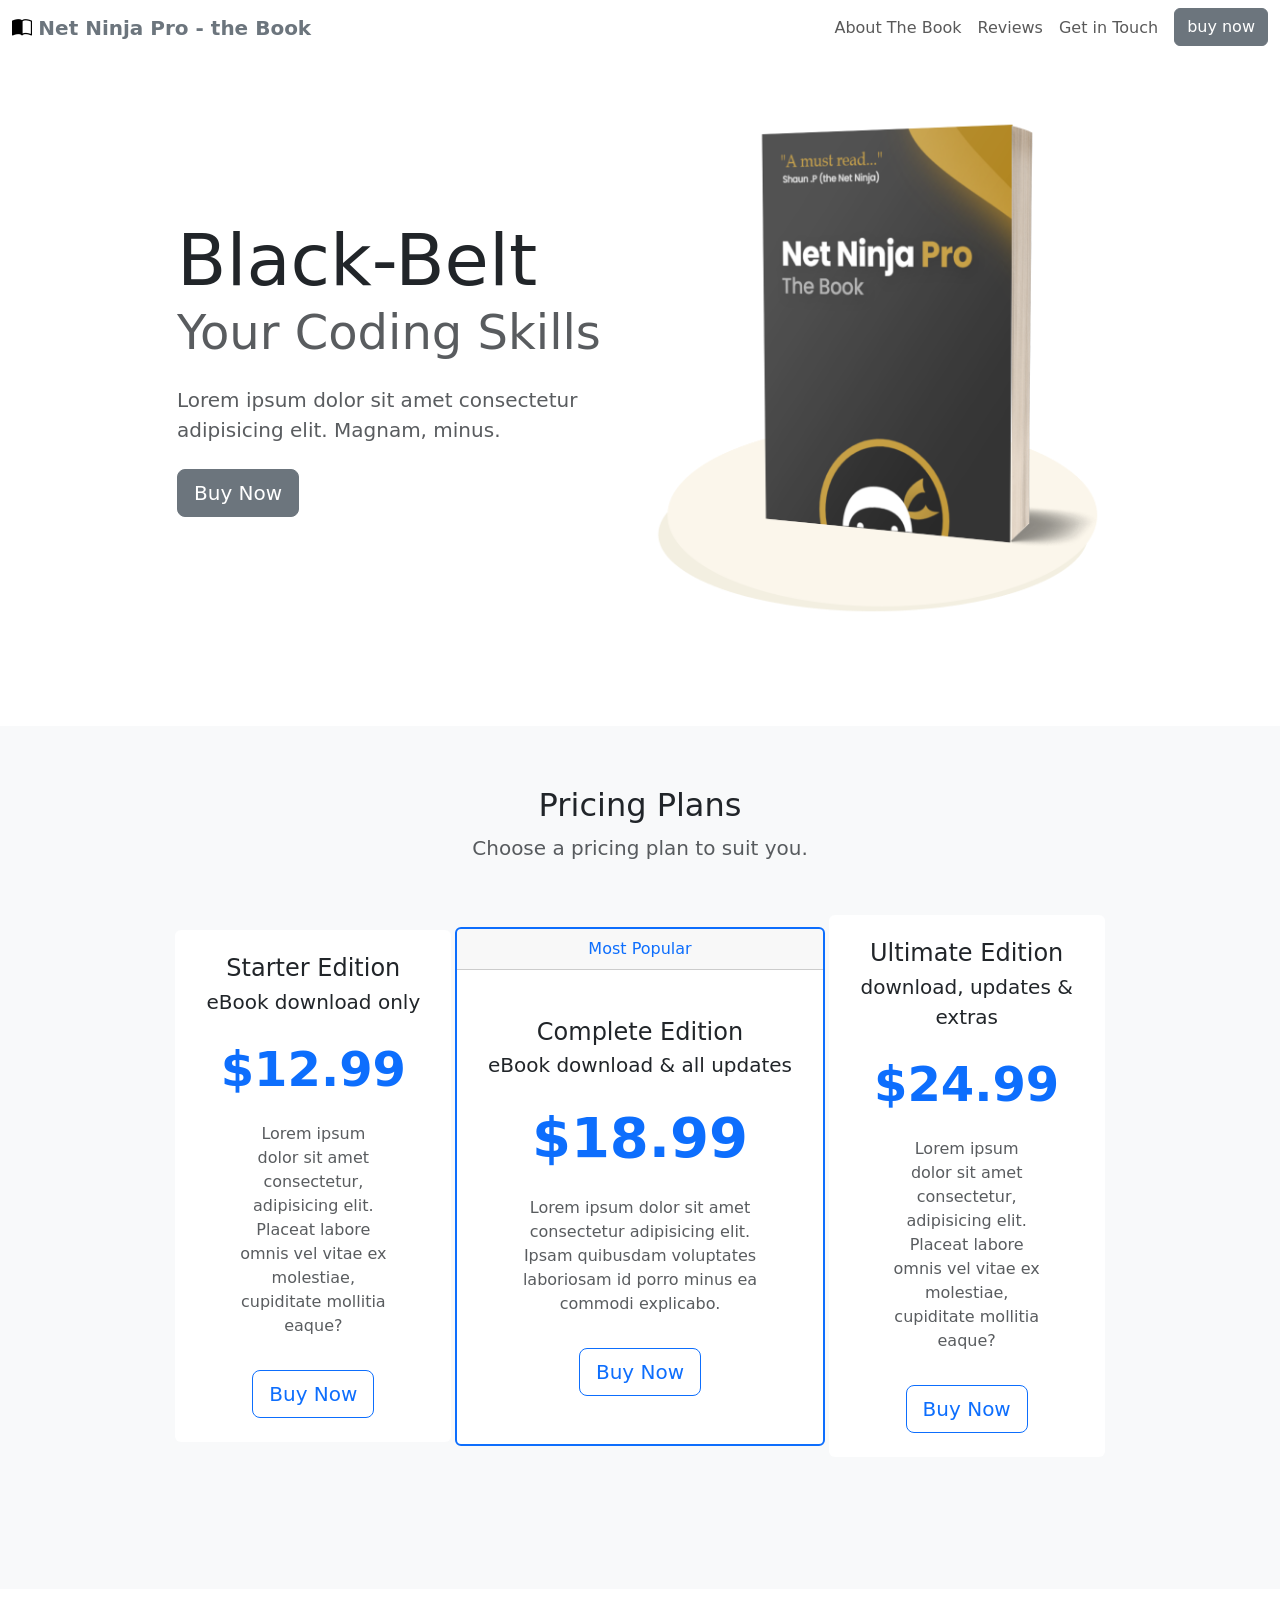
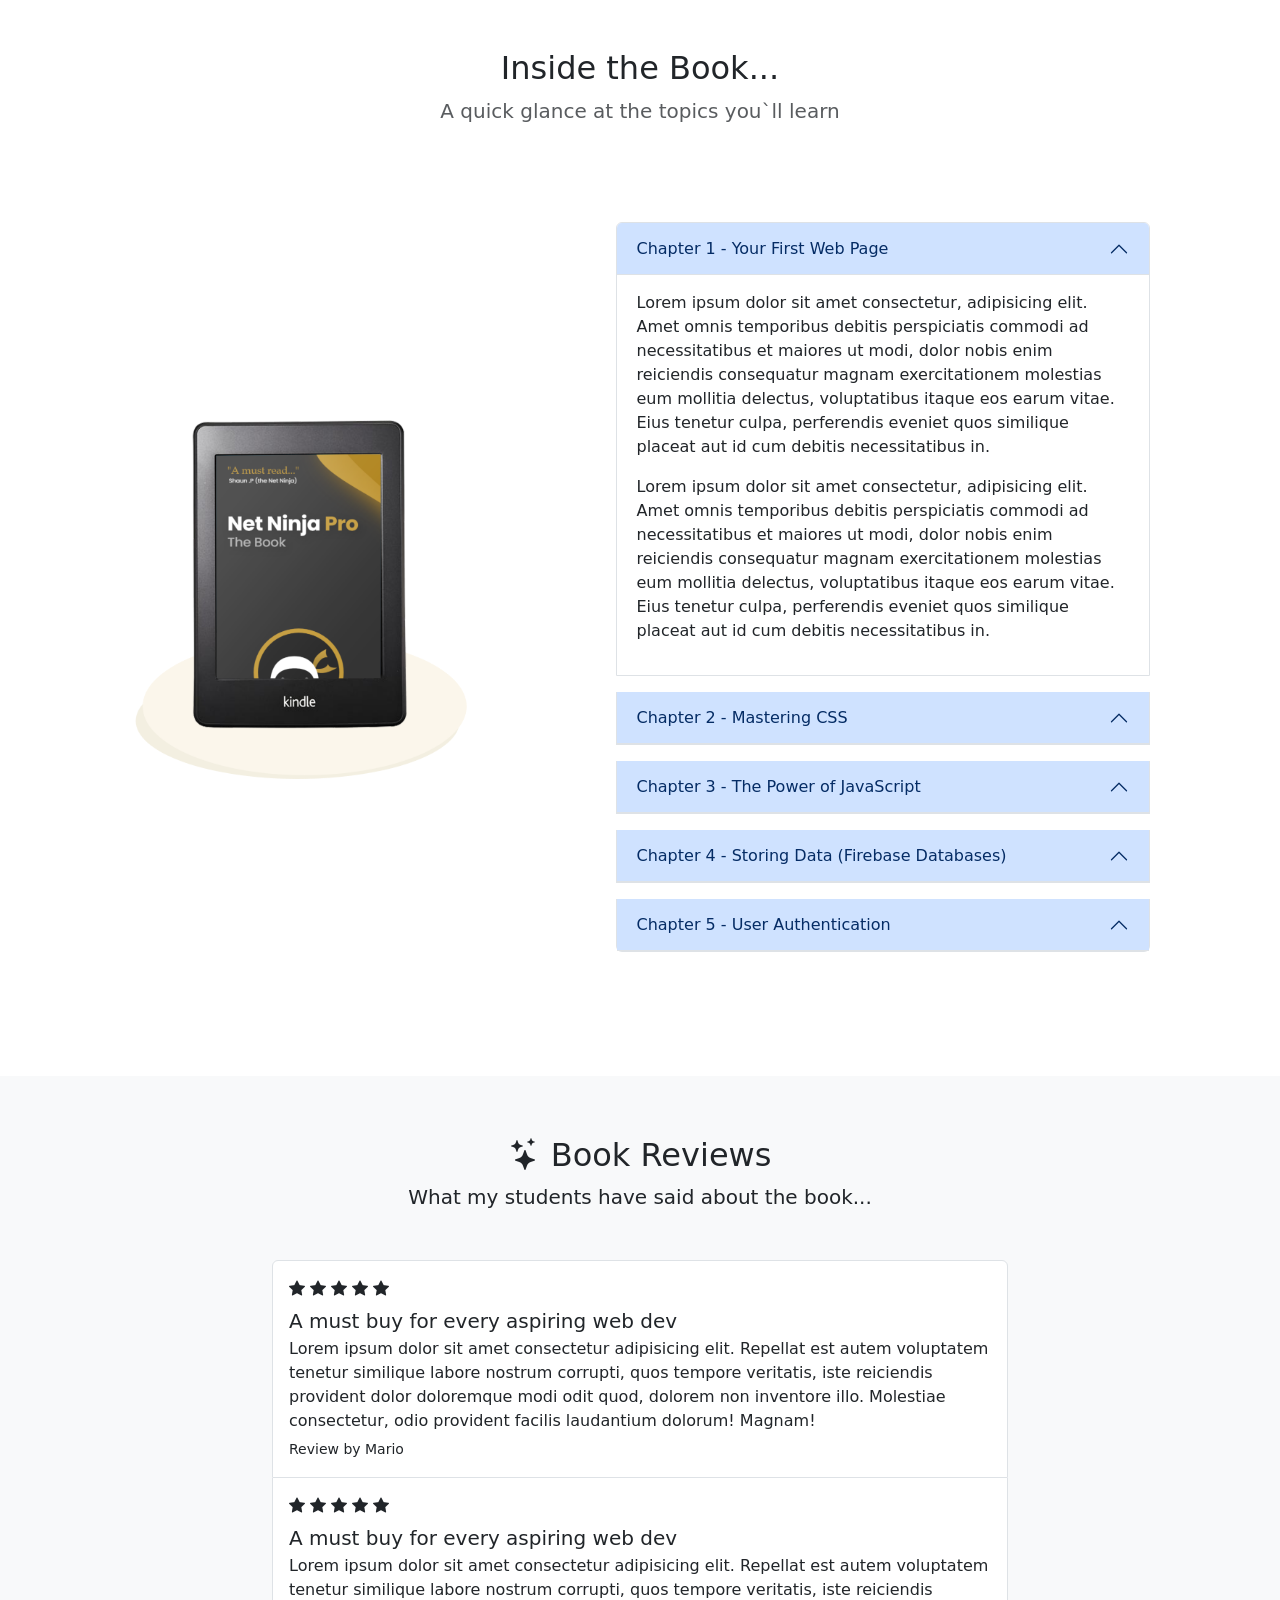
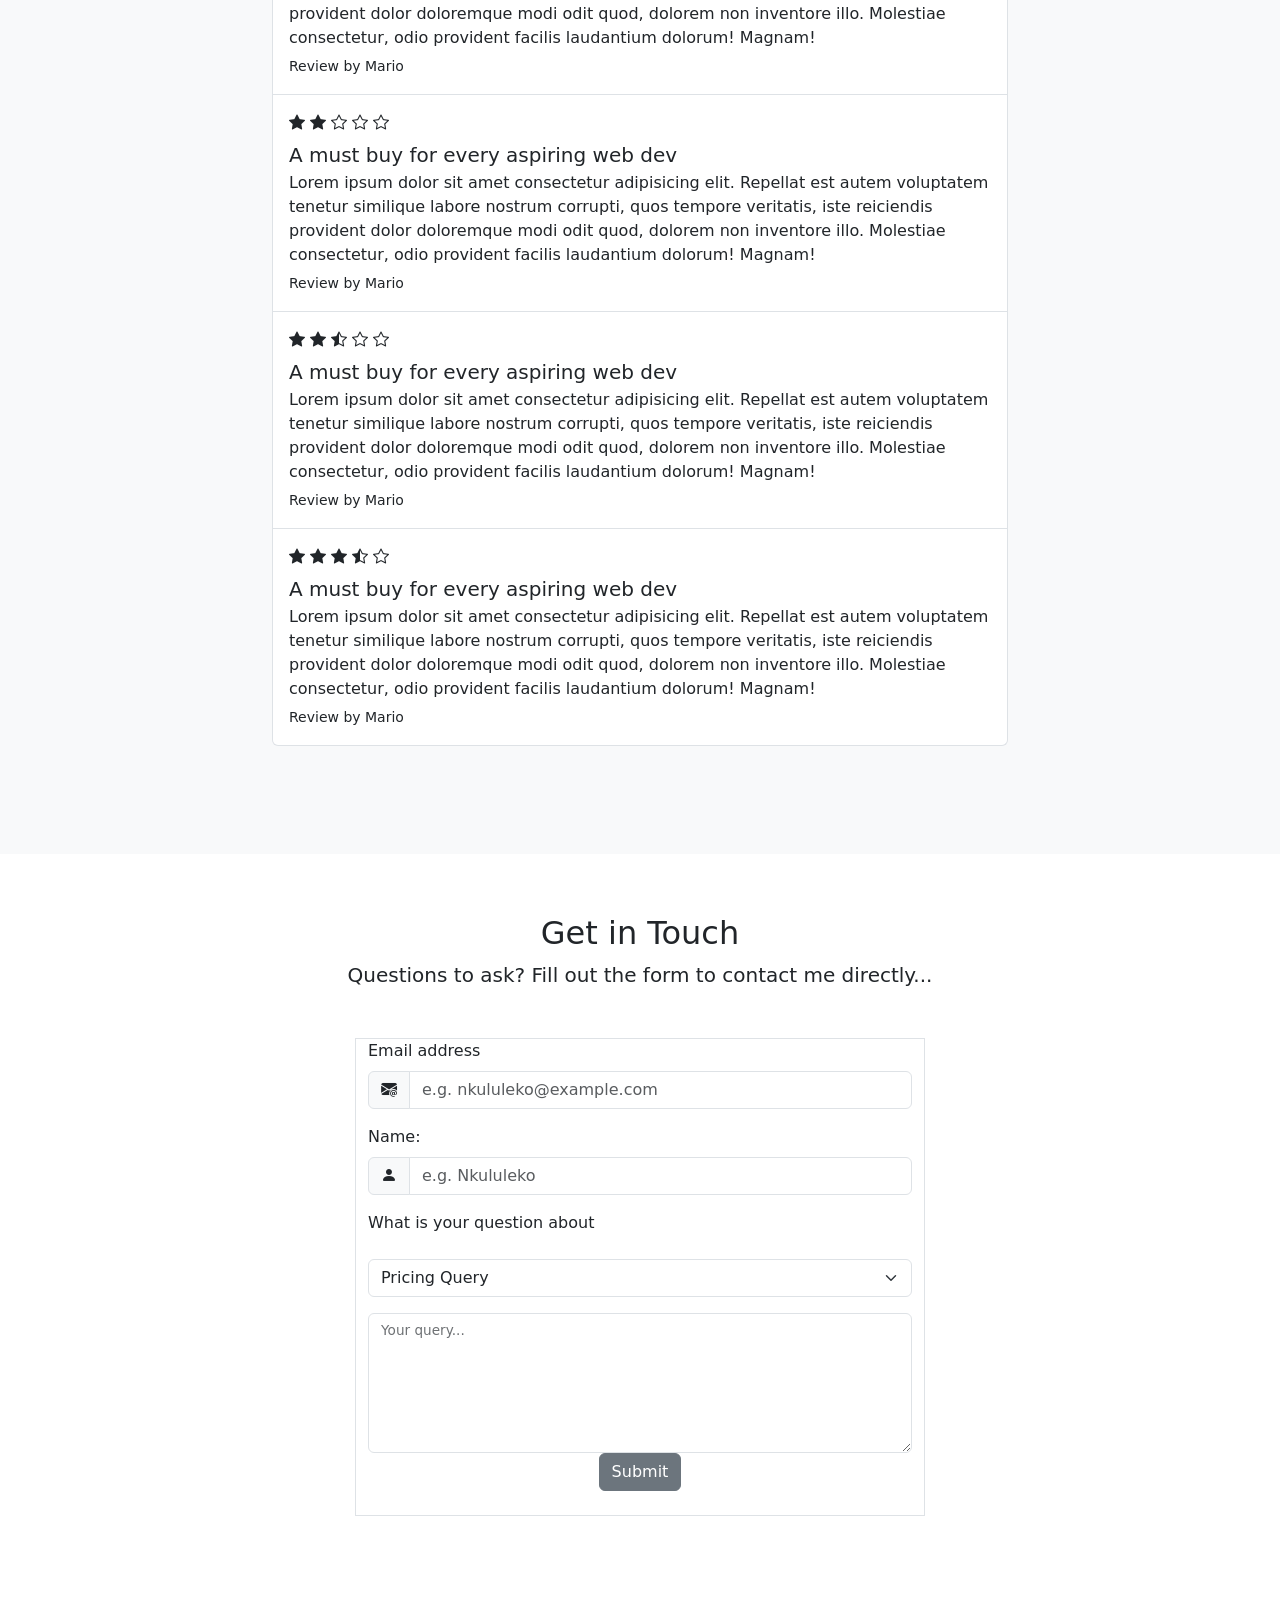
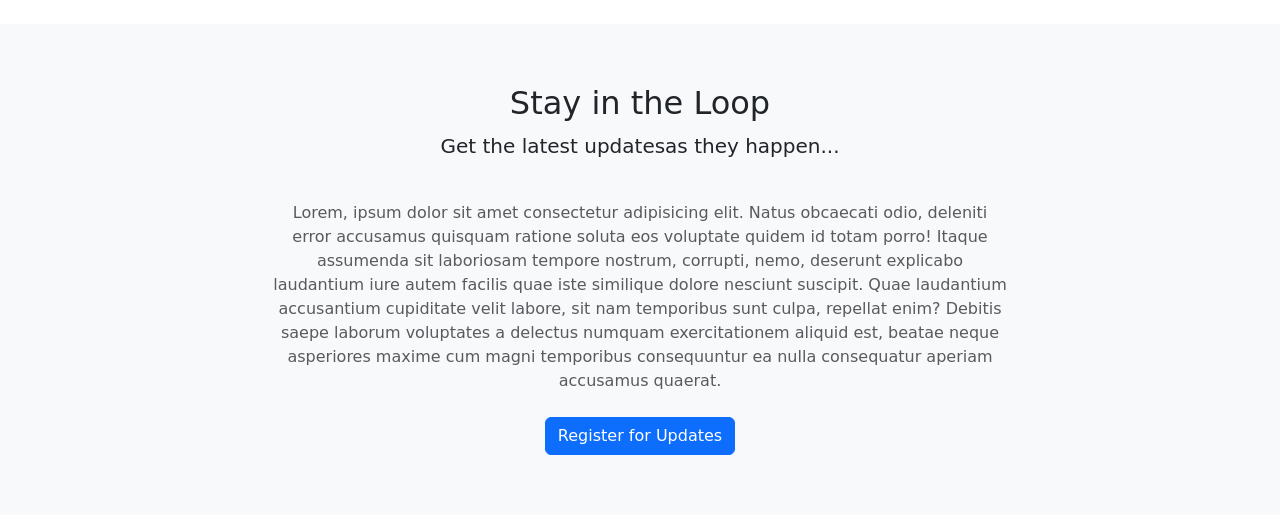
<file: public/index.html>
<!doctype html>
<html lang="en">
  <head>
    <!-- Required meta tags -->
    <meta charset="utf-8" />
    <meta name="viewport" content="width=device-width, initial-scale=1" />

    <!-- Bootstrap CSS -->
    <link
      href="https://cdn.jsdelivr.net/npm/bootstrap@5.0.2/dist/css/bootstrap.min.css"
      rel="stylesheet"
      integrity="sha384-EVSTQN3/azprG1Anm3QDgpJLIm9Nao0Yz1ztcQTwFspd3yD65VohhpuuCOmLASjC"
      crossorigin="anonymous"
    />
    <link rel="stylesheet" href="./styles.css" />
    <!-- ========== The cdn link of bootstrap icons ========= -->
    <link
      rel="stylesheet"
      href="https://cdn.jsdelivr.net/npm/bootstrap-icons@1.13.1/font/bootstrap-icons.min.css"
    />

    <title>Tutorial project</title>
  </head>
  <body>
    <!-- ===== navbar ===== -->
    <nav class="navbar navbar-expand-md navbar-light">
      <div class="container-xxl">
        <a href="#intro" class="navbar-brand">
          <i class="bi bi-book-half"></i>
          <span class="fw-bold text-secondary">Net Ninja Pro - the Book</span>
        </a>
        <button
          class="navbar-toggler"
          type="button"
          data-bs-toggle="collapse"
          data-bs-target="#main-nav"
          aria-controls="main-nav"
          aria-expanded="false"
          aria-label="Toggle navigation"
        >
          <span class="navbar-toggler-icon"></span>
        </button>

        <!-- ====== navbar link ====== -->
        <div
          class="collapse navbar-collapse justify-content-end align-center"
          id="main-nav"
        >
          <ul class="navbar-nav">
            <li class="nav-item">
              <a class="nav-link" href="#topics">About The Book</a>
            </li>
            <li class="nav-item">
              <a class="nav-link" href="#reviews">Reviews</a>
            </li>
            <li class="nav-item">
              <a class="nav-link" href="#contact">Get in Touch</a>
            </li>
            <li class="nav-item d-md-none">
              <a class="nav-link" href="#pricing">Pricing</a>
            </li>
            <li class="nav-item ms-2 d-none d-md-inline">
              <a class="btn btn-secondary" href="#pricing">buy now</a>
            </li>
          </ul>
        </div>
      </div>
    </nav>

    <!-- ====== main image & intro text ====== -->
    <section id="intro">
      <div class="container-lg">
        <div class="row justify-content-center align-items-center">
          <div class="col-md-5 text-center text-md-start">
            <h1>
              <div class="display-2">Black-Belt</div>
              <div class="display-5 text-muted">Your Coding Skills</div>
            </h1>
            <p class="lead my-4 text-muted">
              Lorem ipsum dolor sit amet consectetur adipisicing elit. Magnam,
              minus.
            </p>
            <a href="#pricing" class="btn btn-secondary btn-lg">Buy Now</a>
          </div>
          <div class="col-md-5 text-center">
            <span
              class="my-tooltiping"
              data-bs-placement="bottom"
              title="Net Ninja Book Cover"
            >
              <img
                src="../images/ebook-cover.png"
                alt="ebook cover"
                class="img-fluid"
              />
            </span>
          </div>
        </div>
      </div>
    </section>
    <!-- ==== pricing plans ======= -->
    <section id="pricing" class="bg-light mt-5">
      <div class="container-lg">
        <div class="text-center">
          <h2>Pricing Plans</h2>
          <p class="lead text-muted">Choose a pricing plan to suit you.</p>
        </div>
        <div class="row my-5 align-items-center g-1 justify-content-center">
          <!-- card 1 -->
          <div class="col-8 col-lg-4 col-xl-3 mb-4">
            <div class="card border-0">
              <div class="card-body text-center py-4">
                <h4 class="card-title">Starter Edition</h4>
                <p class="lead card-subtitle">eBook download only</p>
                <p class="display-5 my-4 text-primary fw-bold">$12.99</p>
                <p class="card-text mx-5 text-muted d-none d-lg-block">
                  Lorem ipsum dolor sit amet consectetur, adipisicing elit.
                  Placeat labore omnis vel vitae ex molestiae, cupiditate
                  mollitia eaque?
                </p>
                <a href="#" class="btn btn-outline-primary btn-lg mt-3"
                  >Buy Now</a
                >
              </div>
            </div>
          </div>
          <!-- card 2 -->
          <div class="col-9 col-lg-4 mb-4">
            <div class="card border-primary border-2">
              <div class="card-header text-center text-primary">
                Most Popular
              </div>
              <div class="card-body text-center py-5">
                <h4 class="card-title">Complete Edition</h4>
                <p class="lead card-subtitle">eBook download & all updates</p>
                <p class="display-4 my-4 text-primary fw-bold">$18.99</p>
                <p class="card-text mx-5 text-muted d-none d-lg-block">
                  Lorem ipsum dolor sit amet consectetur adipisicing elit. Ipsam
                  quibusdam voluptates laboriosam id porro minus ea commodi
                  explicabo.
                </p>
                <a href="#" class="btn btn-outline-primary btn-lg mt-3"
                  >Buy Now</a
                >
              </div>
            </div>
          </div>
          <!-- card 3 -->
          <div class="col-8 col-lg-4 col-xl-3 mb-4">
            <div class="card border-0">
              <div class="card-body text-center py-4">
                <h4 class="card-title">Ultimate Edition</h4>
                <p class="lead card-subtitle">download, updates & extras</p>
                <p class="display-5 my-4 text-primary fw-bold">$24.99</p>
                <p class="card-text mx-5 text-muted d-none d-lg-block">
                  Lorem ipsum dolor sit amet consectetur, adipisicing elit.
                  Placeat labore omnis vel vitae ex molestiae, cupiditate
                  mollitia eaque?
                </p>
                <a href="#" class="btn btn-outline-primary btn-lg mt-3"
                  >Buy Now</a
                >
              </div>
            </div>
          </div>
        </div>
      </div>
    </section>
    <!-- ======= topics at a glance ===== -->
    <section id="topics">
      <div class="container-md">
        <div class="text-center">
          <h2>Inside the Book...</h2>
          <p class="lead text-muted">
            A quick glance at the topics you`ll learn
          </p>
        </div>
        <div class="row my-5 g-5 justify-content-around align-items-center">
          <div class="col-6 col-lg-4">
            <img
              src="../images/kindle.png"
              alt="ebook kindle"
              class="img-fluid"
            />
          </div>
          <!-- ======= -->
          <div class="col-lg-6">
            <!-- ===== accordian ===== -->
            <div class="accordion" id="chapters">
              <!-- ===== accordion 1 -->
              <div class="accordion-item mb-3">
                <h2 class="accordion-header" id="heading-1">
                  <button
                    class="accordion-button"
                    type="button"
                    data-bs-toggle="collapse"
                    data-bs-target="#chapter-1"
                    aria-expanded="true"
                    aria-controls="chapter-1"
                  >
                    Chapter 1 - Your First Web Page
                  </button>
                </h2>
                <div
                  id="chapter-1"
                  class="accordion-collapse collapse show"
                  aria-labelledby="heading-1"
                  data-bs-parent="#chapters"
                >
                  <div class="accordion-body">
                    <p>
                      Lorem ipsum dolor sit amet consectetur, adipisicing elit.
                      Amet omnis temporibus debitis perspiciatis commodi ad
                      necessitatibus et maiores ut modi, dolor nobis enim
                      reiciendis consequatur magnam exercitationem molestias eum
                      mollitia delectus, voluptatibus itaque eos earum vitae.
                      Eius tenetur culpa, perferendis eveniet quos similique
                      placeat aut id cum debitis necessitatibus in.
                    </p>
                    <p>
                      Lorem ipsum dolor sit amet consectetur, adipisicing elit.
                      Amet omnis temporibus debitis perspiciatis commodi ad
                      necessitatibus et maiores ut modi, dolor nobis enim
                      reiciendis consequatur magnam exercitationem molestias eum
                      mollitia delectus, voluptatibus itaque eos earum vitae.
                      Eius tenetur culpa, perferendis eveniet quos similique
                      placeat aut id cum debitis necessitatibus in.
                    </p>
                  </div>
                </div>
              </div>
              <!-- ====== accordion 2 ===== -->
              <div class="accordion-item mb-3">
                <h2 class="accordion-header" id="heading-2">
                  <button
                    class="accordion-button"
                    type="button"
                    data-bs-toggle="collapse"
                    data-bs-target="#chapter-2"
                    aria-expanded="true"
                    aria-controls="chapter-2"
                  >
                    Chapter 2 - Mastering CSS
                  </button>
                </h2>
                <div
                  id="chapter-2"
                  class="accordion-collapse collapse"
                  aria-labelledby="heading-2"
                  data-bs-parent="#chapters"
                >
                  <div class="accordion-body">
                    <p>
                      Lorem ipsum dolor sit amet consectetur, adipisicing elit.
                      Amet omnis temporibus debitis perspiciatis commodi ad
                      necessitatibus et maiores ut modi, dolor nobis enim
                      reiciendis consequatur magnam exercitationem molestias eum
                      mollitia delectus, voluptatibus itaque eos earum vitae.
                      Eius tenetur culpa, perferendis eveniet quos similique
                      placeat aut id cum debitis necessitatibus in.
                    </p>
                    <p>
                      Lorem ipsum dolor sit amet consectetur, adipisicing elit.
                      Amet omnis temporibus debitis perspiciatis commodi ad
                      necessitatibus et maiores ut modi, dolor nobis enim
                      reiciendis consequatur magnam exercitationem molestias eum
                      mollitia delectus, voluptatibus itaque eos earum vitae.
                      Eius tenetur culpa, perferendis eveniet quos similique
                      placeat aut id cum debitis necessitatibus in.
                    </p>
                  </div>
                </div>
              </div>
              <!-- =======accordion 3 ======== -->
              <div class="accordion-item mb-3">
                <h2 class="accordion-header" id="heading-3">
                  <button
                    class="accordion-button"
                    type="button"
                    data-bs-toggle="collapse"
                    data-bs-target="#chapter-3"
                    aria-expanded="true"
                    aria-controls="chapter-3"
                  >
                    Chapter 3 - The Power of JavaScript
                  </button>
                </h2>
                <div
                  id="chapter-3"
                  class="accordion-collapse collapse"
                  aria-labelledby="heading-3"
                  data-bs-parent="#chapters"
                >
                  <div class="accordion-body">
                    <p>
                      Lorem ipsum dolor sit amet consectetur, adipisicing elit.
                      Amet omnis temporibus debitis perspiciatis commodi ad
                      necessitatibus et maiores ut modi, dolor nobis enim
                      reiciendis consequatur magnam exercitationem molestias eum
                      mollitia delectus, voluptatibus itaque eos earum vitae.
                      Eius tenetur culpa, perferendis eveniet quos similique
                      placeat aut id cum debitis necessitatibus in.
                    </p>
                    <p>
                      Lorem ipsum dolor sit amet consectetur, adipisicing elit.
                      Amet omnis temporibus debitis perspiciatis commodi ad
                      necessitatibus et maiores ut modi, dolor nobis enim
                      reiciendis consequatur magnam exercitationem molestias eum
                      mollitia delectus, voluptatibus itaque eos earum vitae.
                      Eius tenetur culpa, perferendis eveniet quos similique
                      placeat aut id cum debitis necessitatibus in.
                    </p>
                  </div>
                </div>
              </div>
              <!-- ======= accordion 4 ===== -->
              <div class="accordion-item mb-3">
                <h2 class="accordion-header" id="heading-4">
                  <button
                    class="accordion-button"
                    type="button"
                    data-bs-toggle="collapse"
                    data-bs-target="#chapter-4"
                    aria-expanded="true"
                    aria-controls="chapter-4"
                  >
                    Chapter 4 - Storing Data (Firebase Databases)
                  </button>
                </h2>
                <div
                  id="chapter-4"
                  class="accordion-collapse collapse"
                  aria-labelledby="heading-4"
                  data-bs-parent="#chapters"
                >
                  <div class="accordion-body">
                    <p>
                      Lorem ipsum dolor sit amet consectetur, adipisicing elit.
                      Amet omnis temporibus debitis perspiciatis commodi ad
                      necessitatibus et maiores ut modi, dolor nobis enim
                      reiciendis consequatur magnam exercitationem molestias eum
                      mollitia delectus, voluptatibus itaque eos earum vitae.
                      Eius tenetur culpa, perferendis eveniet quos similique
                      placeat aut id cum debitis necessitatibus in.
                    </p>
                    <p>
                      Lorem ipsum dolor sit amet consectetur, adipisicing elit.
                      Amet omnis temporibus debitis perspiciatis commodi ad
                      necessitatibus et maiores ut modi, dolor nobis enim
                      reiciendis consequatur magnam exercitationem molestias eum
                      mollitia delectus, voluptatibus itaque eos earum vitae.
                      Eius tenetur culpa, perferendis eveniet quos similique
                      placeat aut id cum debitis necessitatibus in.
                    </p>
                  </div>
                </div>
              </div>
              <!-- ======= accordion 5 ===== -->
              <div class="accordion-item mb-3">
                <h2 class="accordion-header" id="heading-5">
                  <button
                    class="accordion-button"
                    type="button"
                    data-bs-toggle="collapse"
                    data-bs-target="#chapter-5"
                    aria-expanded="true"
                    aria-controls="chapter-5"
                  >
                    Chapter 5 - User Authentication
                  </button>
                </h2>
                <div
                  id="chapter-5"
                  class="accordion-collapse collapse"
                  aria-labelledby="heading-5"
                  data-bs-parent="#chapters"
                >
                  <div class="accordion-body">
                    <p>
                      Lorem ipsum dolor sit amet consectetur, adipisicing elit.
                      Amet omnis temporibus debitis perspiciatis commodi ad
                      necessitatibus et maiores ut modi, dolor nobis enim
                      reiciendis consequatur magnam exercitationem molestias eum
                      mollitia delectus, voluptatibus itaque eos earum vitae.
                      Eius tenetur culpa, perferendis eveniet quos similique
                      placeat aut id cum debitis necessitatibus in.
                    </p>
                    <p>
                      Lorem ipsum dolor sit amet consectetur, adipisicing elit.
                      Amet omnis temporibus debitis perspiciatis commodi ad
                      necessitatibus et maiores ut modi, dolor nobis enim
                      reiciendis consequatur magnam exercitationem molestias eum
                      mollitia delectus, voluptatibus itaque eos earum vitae.
                      Eius tenetur culpa, perferendis eveniet quos similique
                      placeat aut id cum debitis necessitatibus in.
                    </p>
                  </div>
                </div>
              </div>
            </div>
          </div>
        </div>
      </div>
    </section>

    <!-- ====== review list ======== -->
    <section id="reviews" class="bg-light">
      <div class="container-lg">
        <div class="text-center">
          <h2>
            <i class="bi bi-stars"></i>
            Book Reviews
          </h2>
          <p class="lead">What my students have said about the book...</p>
        </div>
        <div class="row justify-content-center my-5">
          <div class="col-lg-8">
            <div class="list-group">
              <div class="list-group-item py-3">
                <div class="pb-2">
                  <i class="bi bi-star-fill"></i>
                  <i class="bi bi-star-fill"></i>
                  <i class="bi bi-star-fill"></i>
                  <i class="bi bi-star-fill"></i>
                  <i class="bi bi-star-fill"></i>
                </div>
                <h5 class="mb-1">A must buy for every aspiring web dev</h5>
                <p class="mb-1">
                  Lorem ipsum dolor sit amet consectetur adipisicing elit.
                  Repellat est autem voluptatem tenetur similique labore nostrum
                  corrupti, quos tempore veritatis, iste reiciendis provident
                  dolor doloremque modi odit quod, dolorem non inventore illo.
                  Molestiae consectetur, odio provident facilis laudantium
                  dolorum! Magnam!
                </p>
                <small>Review by Mario</small>
              </div>
              <!-- ========= -->
              <div class="list-group-item py-3">
                <div class="pb-2">
                  <i class="bi bi-star-fill"></i>
                  <i class="bi bi-star-fill"></i>
                  <i class="bi bi-star-fill"></i>
                  <i class="bi bi-star-fill"></i>
                  <i class="bi bi-star-fill"></i>
                </div>
                <h5 class="mb-1">A must buy for every aspiring web dev</h5>
                <p class="mb-1">
                  Lorem ipsum dolor sit amet consectetur adipisicing elit.
                  Repellat est autem voluptatem tenetur similique labore nostrum
                  corrupti, quos tempore veritatis, iste reiciendis provident
                  dolor doloremque modi odit quod, dolorem non inventore illo.
                  Molestiae consectetur, odio provident facilis laudantium
                  dolorum! Magnam!
                </p>
                <small>Review by Mario</small>
              </div>
              <!-- ========== -->
              <div class="list-group-item py-3">
                <div class="pb-2">
                  <i class="bi bi-star-fill"></i>
                  <i class="bi bi-star-fill"></i>
                  <i class="bi bi-star"></i>
                  <i class="bi bi-star"></i>
                  <i class="bi bi-star"></i>
                </div>
                <h5 class="mb-1">A must buy for every aspiring web dev</h5>
                <p class="mb-1">
                  Lorem ipsum dolor sit amet consectetur adipisicing elit.
                  Repellat est autem voluptatem tenetur similique labore nostrum
                  corrupti, quos tempore veritatis, iste reiciendis provident
                  dolor doloremque modi odit quod, dolorem non inventore illo.
                  Molestiae consectetur, odio provident facilis laudantium
                  dolorum! Magnam!
                </p>
                <small>Review by Mario</small>
              </div>
              <!-- ========== -->
              <div class="list-group-item py-3">
                <div class="pb-2">
                  <i class="bi bi-star-fill"></i>
                  <i class="bi bi-star-fill"></i>
                  <i class="bi bi-star-half"></i>
                  <i class="bi bi-star"></i>
                  <i class="bi bi-star"></i>
                </div>
                <h5 class="mb-1">A must buy for every aspiring web dev</h5>
                <p class="mb-1">
                  Lorem ipsum dolor sit amet consectetur adipisicing elit.
                  Repellat est autem voluptatem tenetur similique labore nostrum
                  corrupti, quos tempore veritatis, iste reiciendis provident
                  dolor doloremque modi odit quod, dolorem non inventore illo.
                  Molestiae consectetur, odio provident facilis laudantium
                  dolorum! Magnam!
                </p>
                <small>Review by Mario</small>
              </div>
              <!-- =========== -->
              <div class="list-group-item py-3">
                <div class="pb-2">
                  <i class="bi bi-star-fill"></i>
                  <i class="bi bi-star-fill"></i>
                  <i class="bi bi-star-fill"></i>
                  <i class="bi bi-star-half"></i>
                  <i class="bi bi-star"></i>
                </div>
                <h5 class="mb-1">A must buy for every aspiring web dev</h5>
                <p class="mb-1">
                  Lorem ipsum dolor sit amet consectetur adipisicing elit.
                  Repellat est autem voluptatem tenetur similique labore nostrum
                  corrupti, quos tempore veritatis, iste reiciendis provident
                  dolor doloremque modi odit quod, dolorem non inventore illo.
                  Molestiae consectetur, odio provident facilis laudantium
                  dolorum! Magnam!
                </p>
                <small>Review by Mario</small>
              </div>
            </div>
          </div>
        </div>
      </div>
    </section>

    <!-- ======= contact form ======== -->
    <!-- ====== form-control, form-label, form-select, input-group, input-group-text == -->
    <section id="contact">
      <div class="container-lg">
        <div class="text-center">
          <h2>Get in Touch</h2>
          <p class="lead">
            Questions to ask? Fill out the form to contact me directly...
          </p>
        </div>

        <div class="row justify-content-center my-5">
          <div class="col-lg-6 border">
            <form>
              <label for="email" class="form-label">Email address</label>
              <div class="mb-3 input-group">
                <span class="input-group-text"
                  ><i class="bi bi-envelope-at-fill"></i
                ></span>
                <input
                  type="email"
                  class="form-control"
                  id="email"
                  placeholder="e.g. nkululeko@example.com"
                />
              </div>

              <label for="name" class="form-label">Name:</label>
              <div class="mb-3 input-group">
                <span class="input-group-text">
                  <i class="bi bi-person-fill"></i>
                </span>
                <input
                  type="text"
                  class="form-control"
                  id="name"
                  placeholder="e.g. Nkululeko"
                />
              </div>

              <label for="subject" class="form-label"
                >What is your question about</label
              >
              <select id="subject" class="form-select my-3">
                <option value="pricing" selected>Pricing Query</option>
                <option value="content">Content query</option>
                <option value="other">Other query</option>
              </select>
              <div class="form-floating">
                <textarea
                  id="query"
                  class="form-control"
                  style="height: 140px"
                ></textarea>
                <label for="query">Your query...</label>
              </div>
              <div class="mb-4 text-center">
                <button class="btn btn-secondary" type="submit">Submit</button>
              </div>
            </form>
          </div>
        </div>
      </div>
    </section>
    <!-- ======= get updates / modal trigger ======== -->
    <section class="bg-light">
      <div class="container">
        <div class="text-center">
          <h2>Stay in the Loop</h2>
          <p class="lead">Get the latest updatesas they happen...</p>
        </div>
        <div class="row justify-content-center">
          <div class="col-md-8 text-center">
            <p class="text-muted my-4">
              Lorem, ipsum dolor sit amet consectetur adipisicing elit. Natus
              obcaecati odio, deleniti error accusamus quisquam ratione soluta
              eos voluptate quidem id totam porro! Itaque assumenda sit
              laboriosam tempore nostrum, corrupti, nemo, deserunt explicabo
              laudantium iure autem facilis quae iste similique dolore nesciunt
              suscipit. Quae laudantium accusantium cupiditate velit labore, sit
              nam temporibus sunt culpa, repellat enim? Debitis saepe laborum
              voluptates a delectus numquam exercitationem aliquid est, beatae
              neque asperiores maxime cum magni temporibus consequuntur ea nulla
              consequatur aperiam accusamus quaerat.
            </p>
            <button
              class="btn btn-primary"
              data-bs-toggle="modal"
              data-bs-target="#reg-modal"
            >
              Register for Updates
            </button>
          </div>
        </div>
      </div>
    </section>
    <!-- =====The modal body ====== -->
    <div
      class="modal fade"
      id="reg-modal"
      tabindex="-1"
      aria-labelledby="modal-title"
      aria-hidden="true"
    >
      <div class="modal-dialog">
        <div class="modal-content">
          <div class="modal-header">
            <h5 class="modal-title" id="modal-title">Get the Latest Updates</h5>
            <button
              class="btn-close"
              type="button"
              data-bs-dismiss="modal"
              aria-label="Close"
            ></button>
          </div>
          <div class="modal-body">
            <p>
              Lorem, ipsum dolor sit amet consectetur adipisicing elit. Ullam
              blanditiis nam quo dolorem eius, corrupti nisi perferendis dolorum
              ipsam. Alias exercitationem blanditiis architecto vero quam nulla,
              quibusdam saepe ut tempore.
            </p>
            <label for="modal-email" class="form-label"
              >Your email address</label
            >
            <input
              type="email"
              class="form-control"
              id="modal-email"
              placeholder="e.g. nkulu@example.com"
            />
          </div>
          <div class="modal-footer">
            <button class="btn btn-primary">Submit</button>
          </div>
        </div>
      </div>
    </div>
    <!--  -->
    <!-- ======= Loading my own javascript file ======== -->
    <script src="index.js"></script>
    <script
      src="https://cdn.jsdelivr.net/npm/bootstrap@5.0.2/dist/js/bootstrap.bundle.min.js"
      integrity="sha384-MrcW6ZMFYlzcLA8Nl+NtUVF0sA7MsXsP1UyJoMp4YLEuNSfAP+JcXn/tWtIaxVXM"
      crossorigin="anonymous"
    ></script>
  </body>
</html>
</file>
<file: public/styles.css>
body {
  /* background-color: blue; */
}

section {
  padding: 60px 0;
}
</file>
